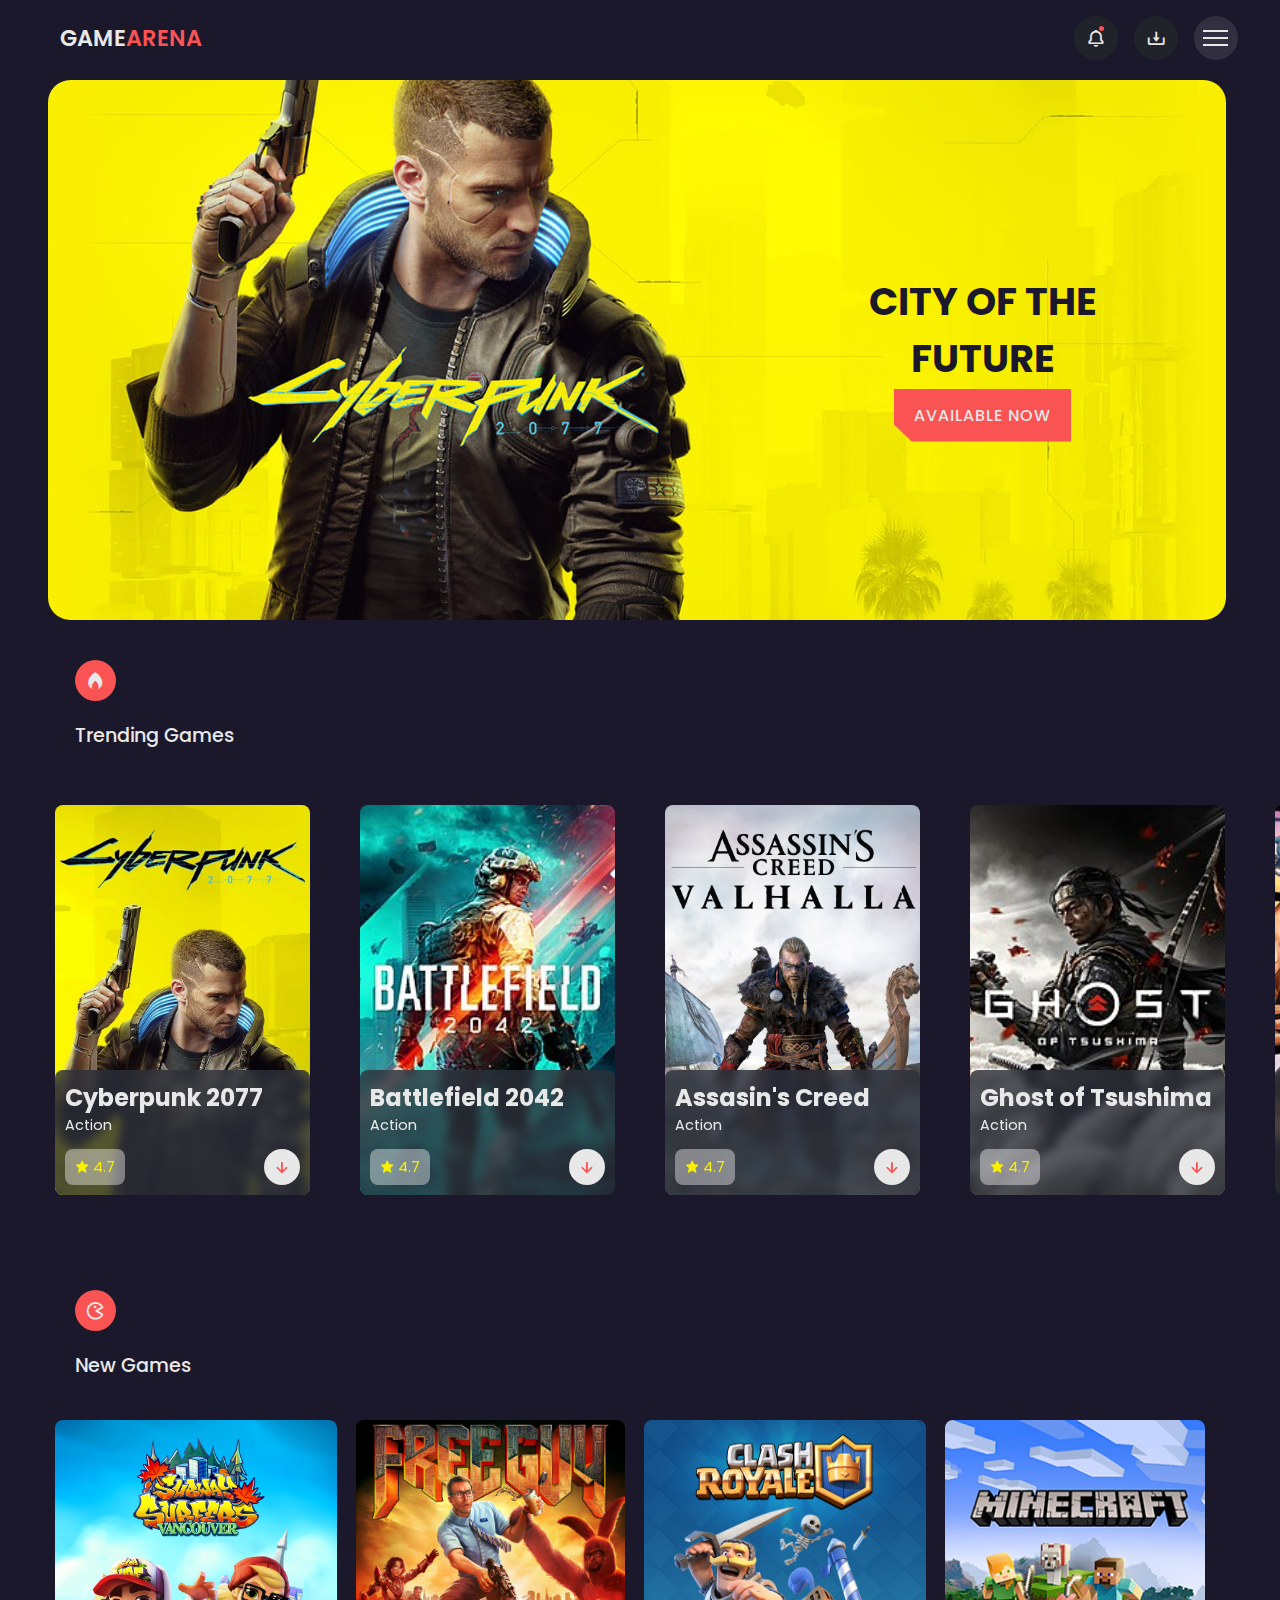
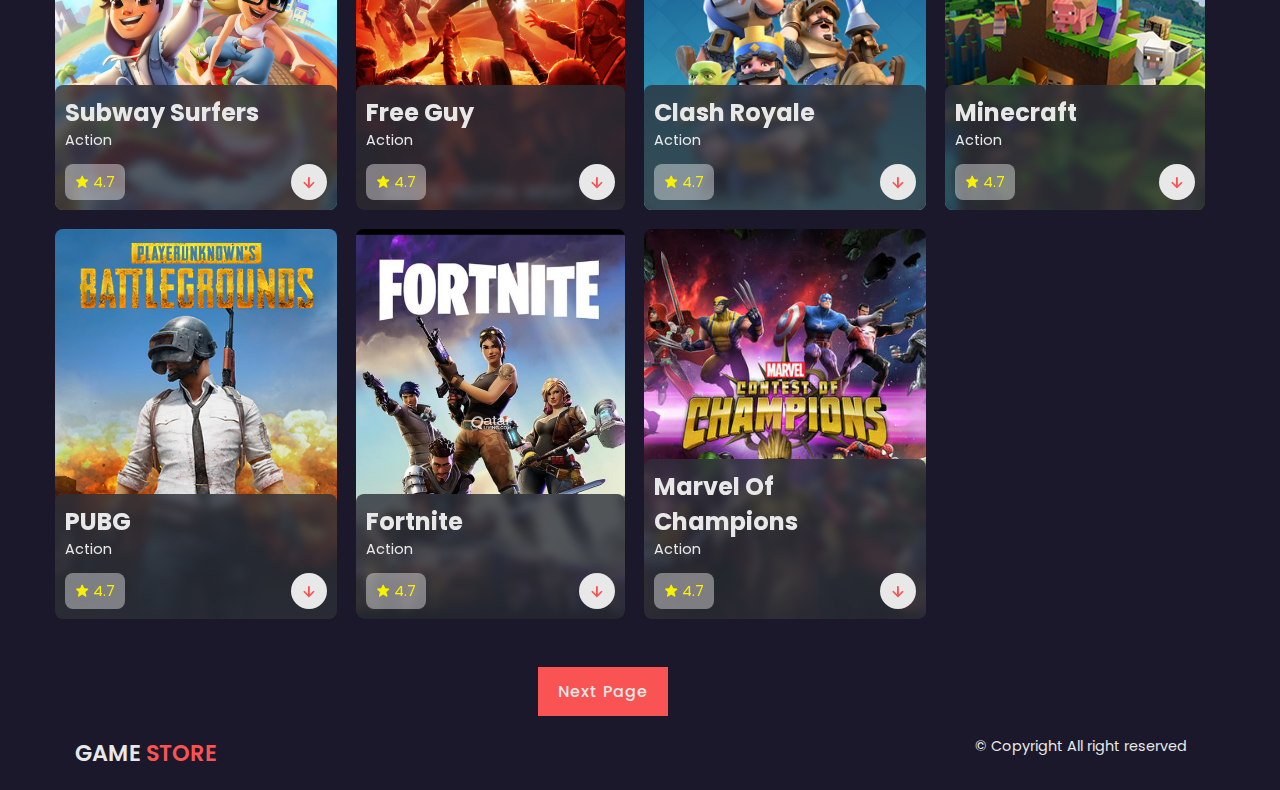
<file: index.html>
<!DOCTYPE html>
<html lang="en">
<head>
    <meta charset="UTF-8">
    <meta http-equiv="X-UA-Compatible" content="IE=edge">
    <meta name="viewport" content="width=device-width, initial-scale=1.0">
    <title>CyberPunk</title>
    <link rel="shortcut icon" href="./images/fav.png" type="image/x-icon">
    <link rel="stylesheet" href="./css/index.css">
    <link href='https://unpkg.com/boxicons@2.1.2/css/boxicons.min.css' rel='stylesheet'>
    <!--swipper css-->
    <link rel="stylesheet" href="./css/swiper-bundle.min.css">

</head>
<body>
    <!--custom scrolling bar-->
    <div class="progress">
        <div class="progress-bar" id="scroll-bar"></div>
    </div>
    <!--header-->
    <header>
        <!--nav-->
        <div class="nav container">
            <a href="index.html" class="logo">Game<span>Arena</span></a>
            <div class="nav-icons">
                <i class='bx bx-bell bx-tada' id="bell-icon"><span></span></i>
                <i class='bx bx-download'></i>
                <div class="menu-icon">
                    <div class="line1"></div>
                    <div class="line2"></div>
                    <div class="line3"></div>

                </div>

            </div>
                <!--menu-->
            <div class="menu">
                <img src="./images/menu.png" alt="">
                <div class="navbar">
                    <li><a href="index.html">Home</a></li>
                    <li><a href="#trending">Trending</a></li>
                    <li><a href="#new">New Games</a></li>
                    <li><a href="#action">Action Games</a></li>
                    <li><a href="#contact">Contact</a></li>
                </div>

            </div>
            <!--notifications-->
            <div class="notification">
                <div class="notification-box">
                    <i class='bx bxs-check-circle'></i>
                    <p>Congratulation,your game download successfully.</p>
                </div>
                <div class="notification-box box-color">
                    <i class='bx bxs-check-circle'></i>
                    <p>Couldnot apply changes.</p>
                </div>

            </div>

           
        </div>
    </header>
    <section class="home container">
        
            <img id="home-img" src="./images/home.png" alt="">

       
        
        <div class="home-text">
            <h1>CITY OF THE <br> FUTURE</h1>
            <a href="https://www.cyberpunk.net/in/en/" class="btn">Available Now</a>
        </div>
    </section>
    <!--trending section-->
    <section class="trending container" id="trending">
        <div class="heading">
            <i class="bx bxs-flame"></i>
            <h2>Trending Games</h2>
        </div>
        <!--content-->
        <div class="trending-content swiper">
            <div class="swiper-wrapper">
                <div id="swiper-cell" class="swiper-slide">
                    <div class="box">
                        <img src="./images/trending1.webp" alt="">
                        <div class="box-text">
                            <h2>Cyberpunk 2077</h2>
                            <h3>Action</h3>
                            <div class="rating-download">
                                <div class="rating">
                                    <i class='bx bxs-star'></i>
                                    <span>4.7</span>
                                </div>
                                <a href="#" class="box-btn"><i class='bx bx-down-arrow-alt'></i></a>
                            </div>
                        </div>
                    </div>
                </div>
                <!--slide2-->
                <div class="swiper-slide">
                    <div class="box">
                        <img src="./images/trending2.jpg" alt="">
                        <div class="box-text">
                            <h2>Battlefield 2042</h2>
                            <h3>Action</h3>
                            <div class="rating-download">
                                <div class="rating">
                                    <i class='bx bxs-star'></i>
                                    <span>4.7</span>
                                </div>
                                <a href="#" class="box-btn"><i class='bx bx-down-arrow-alt'></i></a>
                            </div>
                        </div>
                    </div>
                </div>
                <!--slide3-->
                <div class="swiper-slide">
                    <div class="box">
                        <img src="./images/trending3.jpg" alt="">
                        <div class="box-text">
                            <h2>Assasin's Creed</h2>
                            <h3>Action</h3>
                            <div class="rating-download">
                                <div class="rating">
                                    <i class='bx bxs-star'></i>
                                    <span>4.7</span>
                                </div>
                                <a href="#" class="box-btn"><i class='bx bx-down-arrow-alt'></i></a>
                            </div>
                        </div>
                    </div>
                </div>
                <!--slide4-->
                <div class="swiper-slide">
                    <div class="box">
                        <img src="./images/trending4.jpg" alt="">
                        <div class="box-text">
                            <h2>Ghost of Tsushima</h2>
                            <h3>Action</h3>
                            <div class="rating-download">
                                <div class="rating">
                                    <i class='bx bxs-star'></i>
                                    <span>4.7</span>
                                </div>
                                <a href="#" class="box-btn"><i class='bx bx-down-arrow-alt'></i></a>
                            </div>
                        </div>
                    </div>
                </div>
                <!--slide5-->
                <div class="swiper-slide">
                    <div class="box">
                        <img src="./images/trending5.png" alt="">
                        <div class="box-text">
                            <h2>GTA 5</h2>
                            <h3>Action</h3>
                            <div class="rating-download">
                                <div class="rating">
                                    <i class='bx bxs-star'></i>
                                    <span>4.7</span>
                                </div>
                                <a href="#" class="box-btn"><i class='bx bx-down-arrow-alt'></i></a>
                            </div>
                        </div>
                    </div>
                </div>
                <!--slide6-->
                <div class="swiper-slide">
                    <div class="box">
                        <img src="./images/trending6.jpg" alt="">
                        <div class="box-text">
                            <h2>Dying Light 2</h2>
                            <h3>Action</h3>
                            <div class="rating-download">
                                <div class="rating">
                                    <i class='bx bxs-star'></i>
                                    <span>4.7</span>
                                </div>
                                <a href="#" class="box-btn"><i class='bx bx-down-arrow-alt'></i></a>
                            </div>
                        </div>
                    </div>
                </div>
                <!--slide7-->
                <div class="swiper-slide">
                    <div class="box">
                        <img src="./images/trending7.png" alt="">
                        <div class="box-text">
                            <h2>Halo Infinite</h2>
                            <h3>Action</h3>
                            <div class="rating-download">
                                <div class="rating">
                                    <i class='bx bxs-star'></i>
                                    <span>4.7</span>
                                </div>
                                <a href="#" class="box-btn"><i class='bx bx-down-arrow-alt'></i></a>
                            </div>
                        </div>
                    </div>
                </div>
                <!--slide8-->
                <div class="swiper-slide">
                    <div class="box">
                        <img src="./images/trending8.png" alt="">
                        <div class="box-text">
                            <h2>Resident Evil Of Village</h2>
                            <h3>Action</h3>
                            <div class="rating-download">
                                <div class="rating">
                                    <i class='bx bxs-star'></i>
                                    <span>4.7</span>
                                </div>
                                <a href="#" class="box-btn"><i class='bx bx-down-arrow-alt'></i></a>
                            </div>
                        </div>
                    </div>
                </div>
               
            </div>

        </div>

    </section>
    <!--new section-->
    <section class="new container">
        <div class="heading">
            <i class="bx bx-game"></i>
            <h2>New Games</h2>
        </div>
        <div class="new-content">
            <div class="box">
                <img id="img1" src="./images/new1.jpg" alt="">
                <div  class="box-text">
                    <h2>Subway Surfers</h2>
                    <h3>Action</h3>
                    <div class="rating-download">
                        <div class="rating">
                            <i class='bx bxs-star'></i>
                            <span>4.7</span>
                        </div>
                        <a href="download.html" class="box-btn"><i class='bx bx-down-arrow-alt'></i></a>
                    </div>
                </div>
            </div>
            <!--<div class="box">
                <img  id="img1" src="./images/new2.jpg" alt="">
                <div  class="box-text">
                    <h2>Call Of Duty : Mobile</h2>
                    <h3>Action</h3>
                    <div class="rating-download">
                        <div class="rating">
                            <i class='bx bxs-star'></i>
                            <span>4.7</span>
                        </div>
                        <a href="#" class="box-btn"><i class='bx bx-down-arrow-alt'></i></a>
                    </div>
                </div>
            </div>-->
            <div class="box">
                <img  id="img1" src="./images/new3.jpg" alt="">
                <div class="box-text">
                    <h2>Free Guy</h2>
                    <h3>Action</h3>
                    <div class="rating-download">
                        <div class="rating">
                            <i class='bx bxs-star'></i>
                            <span>4.7</span>
                        </div>
                        <a href="download1.html" class="box-btn"><i class='bx bx-down-arrow-alt'></i></a>
                    </div>
                </div>
            </div>
            <div class="box">
                <img  id="img1" src="./images/new4.jpg" alt="">
                <div class="box-text">
                    <h2>Clash Royale</h2>
                    <h3>Action</h3>
                    <div class="rating-download">
                        <div class="rating">
                            <i class='bx bxs-star'></i>
                            <span>4.7</span>
                        </div>
                        <a href="download2.html" class="box-btn"><i class='bx bx-down-arrow-alt'></i></a>
                    </div>
                </div>
            </div>
            <div class="box">
                <img  id="img1" src="./images/new5.png" alt="">
                <div class="box-text">
                    <h2>Minecraft</h2>
                    <h3>Action</h3>
                    <div class="rating-download">
                        <div class="rating">
                            <i class='bx bxs-star'></i>
                            <span>4.7</span>
                        </div>
                        <a href="download3.html" class="box-btn"><i class='bx bx-down-arrow-alt'></i></a>
                    </div>
                </div>
            </div>
            <div class="box">
                <img  id="img1" src="./images/new6.png" alt="">
                <div class="box-text">
                    <h2>PUBG</h2>
                    <h3>Action</h3>
                    <div class="rating-download">
                        <div class="rating">
                            <i class='bx bxs-star'></i>
                            <span>4.7</span>
                        </div>
                        <a href="download4.html" class="box-btn"><i class='bx bx-down-arrow-alt'></i></a>
                    </div>
                </div>
            </div>
            <div class="box">
                <img  id="img1" src="./images/new7.png" alt="">
                <div class="box-text">
                    <h2>Fortnite</h2>
                    <h3>Action</h3>
                    <div class="rating-download">
                        <div class="rating">
                            <i class='bx bxs-star'></i>
                            <span>4.7</span>
                        </div>
                        <a href="#" class="box-btn"><i class='bx bx-down-arrow-alt'></i></a>
                    </div>
                </div>
            </div>
            <div class="box">
                <img  id="img1" src="./images/new8.jpg" alt="">
                <div class="box-text">
                    <h2>Marvel Of Champions</h2>
                    <h3>Action</h3>
                    <div class="rating-download">
                        <div class="rating">
                            <i class='bx bxs-star'></i>
                            <span>4.7</span>
                        </div>
                        <a href="#" class="box-btn"><i class='bx bx-down-arrow-alt'></i></a>
                    </div>
                </div>
            </div>








        </div>
        <div class="next-page">
            <a href="#">Next Page</a>

        </div>

    </section>
    <!--copyright-->
    <div class="copyright container">
        <a href="#" class="logo">Game <span>Store</span></a>
        <p>&#169; Copyright All right reserved</p>
    </div>






























    <!--Link swipper js-->
    <script src="./js/swiper-bundle.min.js"></script>
    <!--link to js-->
    <script src="./js/index.js"></script>
    
</body>
</html>
</file>
<file: css/index.css>
/*google fonts*/

@import url('https://fonts.googleapis.com/css2?family=Poppins:wght@400;500;600;700&display=swap');
*{
    font-family:'Poppins',sans-serif;
    margin: 0;
    padding: 0;
    scroll-behavior: smooth;
    box-sizing: border-box;
    list-style: none;
    text-decoration: none;
    scroll-padding-block: 2rem;
}
/*variables*/
:root{
    --main-color:#fa5353;
    /*--main-color:#0d81ec;
    /*second color*/
    --dark-color:#1b182b;
    --light-color:#322f40;
    --text-color:hsl(0,0%,91%);
}
::selection{
    color: var(--text-color);
    background: var(--main-color);
}
img{
   
    width: 100%;
}


body{
    color: var(--text-color);
    background: var(--dark-color);

}

header{
    position: fixed;
    top: 0;
    left: 0;
    width: 100%;
    background: var(--dark-color);
    z-index: 100;
}
.nav{
    width: 90%;
    display: flex;
    align-items: center;
    justify-content: center;
    padding: 16px 0;
    margin-left: 60px;

}
.logo{
    font-size: 1.4rem;
    font-weight: 600;
    color: var(--text-color);
    text-transform: uppercase;
    margin: 0 auto 0 0;


}
.logo span{
    color: var(--main-color);

}
.nav-icons{
    display: flex;
    align-items: center;
    column-gap: 1rem;

}
.nav-icons .bx{
    font-size: 20px;
    height: 44px;
    width: 44px;
    display: grid;
    place-items: center;
    color: var(--text-color);
    background: #21232b;
    border-radius: 50%;
    cursor: pointer;
}
#bell-icon{
    position: relative;
}
#bell-icon span{
    content: "";
    width: 5px;
    height: 5px;
    border-radius: 50%;
    background: var(--main-color);
    position: absolute;
    top: 10px;
    right: 14px;
}
.menu-icon{
    display: flex;
    flex-direction: column;
    align-items: center;
    justify-content: center;
    row-gap: 5px;
    height: 44px;
    width: 44px;
    border-radius: 50%;
    background: var(--light-color);
    z-index: 200;
    transition: 0.3s;

}
.menu-icon div{
    display: block;
    background: var(--text-color);
    height: 2px;
    width: 25px;
    transition: 0.3s;


}
.move .line1{
    transform: rotate(-45deg) translate(-5px, 5px);
}
.move .line2{
    opacity: 0;
}
.move .line3{
    transform: rotate(45deg) translate(-5px, -5px);
}
.menu{
    border: 1 px var(--main-color);
    position: fixed;
    left: 0;
    top: 0;
    width: 100%;
    height: 100vh;
    background: rgba(0, 0 ,14 ,0.9);
    z-index: 106;
    display: flex;
    align-items: center;
    align-items: center;
    justify-content: space-between;
    transition: 0.5s;
    clip-path: circle(0% at 100% 0%);

}
.menu.active{
    clip-path: circle(144% at 100% 0%);
}
.menu img{
    width: 600px;

}
#text2{
    font-size: 1.6rem;
}
.navbar{
    display: grid;
    row-gap: 1rem;
    text-align: right;
    padding-right: 2rem;

}
.navbar a{
    font-size: 1.6rem;
    color: var(--text-color);
    font-weight: 500;
    transition: 0.2s;

}
.navbar a:hover{
    border-bottom: 4px solid var(--main-color);
    font-size:1.5rem;

}
.notification{
    position: absolute;
    top: 110%;
    right: 5rem;
    background: var(--light-color);
    width: 300px;
    height: 350px;
    border-radius: 0.5rem;
    height: 350px;
    padding: 10px;
    display: flex;
    flex-direction: column;
    row-gap: 1rem;
    clip-path: circle(0% at 100% 0%);


}
.notification.active{
    clip-path: circle(144% at 100% 0%);
}
.notification-box{
    display: flex;
    align-items: baseline;
    column-gap: 1rem;
    border-radius: 0.5rem;
    background: var(--dark-color);
    padding: 10px;
}
.notification-box .bx{
    color: #faf102;

}
.box img{
    height: 600px;
    width: 100%;
    border-radius: 12px;

}
.box-color{
    background: hsl(0,0%,100%,0.4);
}
.box-color .bx{

    color: var(--main-color);


}
.nav.container {
    width: 92%;
}

.home{
    
    position: relative;
    min-height: 540px;
    display: flex;
    align-items: center;
    justify-content: flex-end;
    margin-top: 5rem;
}
img#home-img {
    margin-right: 54px;
    width: 92%;
}
.home img{
    position: absolute;
    width: 100%;
    height: 100%;
    object-fit: cover;
    border-radius: 1.4rem;
    z-index: -1;
    
}
.home-text{
    padding-right: 4rem;
    text-align: center;

}
.home-text h1{
    margin-right: 120px;
    font-size: 2.4rem;
    text-transform: uppercase;
    color: var(--dark-color);
    margin-bottom: 1rem;

}
.btn{
    margin-right: 120px;
   background: var(--main-color);
   padding: 15px 20px;
   color: var(--text-color);
   text-transform: uppercase;
   font-size: 1rem;
   letter-spacing: 1px;
   font-weight: 500;
   clip-path: polygon(0 0,100% 0%,100% 100%,10% 100%,0% 68%);

}
.btn:hover{
    background: var(--light-color);
    transition: 0.3s all linear;
}
/*trending part*/
.hedaing{
  
    display: flex;
    align-items: center;
    column-gap: 1rem;
    margin-bottom: 2rem;

}
.heading .bx{
    margin-top: 40px;
    font-size: 21px;
    color: var(--text-color);
    background: var(--main-color);
    padding: 10px;
    border-radius: 5rem;
    margin-left: 75px;

}
.heading h2{
    margin-top: 20px;
    margin-left: 75px;
    font-size: 1.2rem;
    font-weight: 500;


}
.box{
    position: relative;
    width: 100%;
    height: 390px;
    border-radius: 0.5rem;

}
.box img{
    width: 100%;
    height: 100%;
    object-fit: cover;
    border-radius: 0.5rem;

}
.box .box-text{
    position: absolute;
    right: 0;
    left: 0;
    bottom: 0;
    padding: 10px;
    background: hsl(227,14%,20%,0.8);
    backdrop-filter: blur(4px);
    border-radius: 0.5rem;
}
.box .box-text h3{
    font-size: 0.9rem;
    font-weight: 400;
    margin-bottom: 0.8rem;

}
.rating-download{
    display: flex;
    justify-content: space-between;

}
.rating{
    display: flex;
    align-items: center;
    column-gap: 4px;
    background: hsl(0, 0%, 100%,0.4);
    padding: 4px 10px;
    border-radius: 0.5rem;
}
.rating .bx{
    color: #faf102;
    font-size: 0.9rem;

}
.rating span{
    color: #faf102;
    font-size: 0.9rem;

}
section.new.container {
    margin-right: 75px;
}
.box-btn .bx{
    padding: 8px;
    background: var(--text-color);
    border-radius: 5rem;
    color: var(--main-color);
    font-weight: 400;
    font-size: 20px;
}
.box-btn .bx:hover{
    background: var(--dark-color);

}
.new-content{
    margin-top: 40px;
    margin-left: 55px;
    display: grid;
    grid-template-columns: repeat(auto-fit,minmax(240px,auto));
    gap: 1.2rem;
}
/*#img1{
    width: 100%;
    height: 390px;

}*/
#box-test-1{
    height: 125px;

}
.next-page{
    display: flex;
    justify-content: center;
    align-items: center;
    margin-top: 3rem;

}
.next-page a{
    background: var(--main-color);
    padding: 12px 20px;
    color: var(--text-color);
    letter-spacing: 1px;
    font-weight: 500;

}
.next-page a:hover{
    background: var(--light-color);
    transition: 0.3s all linear;
}
.copyright{
    display: flex;
    justify-content: space-between;
    padding: 20px;
    width: 90%;
    margin-left: 55px;

}
.copyright p{
    font-size: 0.9rem;
    color: var(--text-color);
}
/*download*/
.video-container video{
    width: 100%;
    aspect-ratio: 16/9;

}
.video-container{
    margin-top: 5rem;

}
.about{
    width: 95%;
    margin-top: 2rem;

}
.about h2{
    margin-left: 75px;
    display: inline-flex;
    font-size: 1.4rem;
    font-weight: 500;
    border-bottom: 4px solid var(--main-color);
}
.about p{
    margin-left: 75px;
    font-size: 0.938rem;
    margin-top: 1rem;
    text-align: justify;
}

.screenshots h2{
   
    display: inline-flex;
    font-size: 1.4rem;
    font-weight: 500;
    border-bottom: 4px solid var(--main-color);
    margin: 1.6rem 75px;

}
.screenshots-content{
    display: grid;
    grid-template-columns: repeat(auto-fit,minmax(250px,auto));
    gap: 10px;
    justify-content: center;
    max-width: 800px;
    margin: auto;
    width: 100%;

}
.screenshots-content img{
    width: 100%;
    height: 440px;
    object-fit: cover;
}
.download{
    max-width: 800px;
    margin: auto;
    width: 100%;
    display: grid;
    justify-content: center;
    margin-top: 2rem;

}
.download h2{
    text-align: center;
    font-size: 1.4rem;
    font-weight: 500;
    margin: 1.6rem 0;
}
.download-links{
    display: grid;
    grid-template-columns: repeat(3,1fr);
    gap: 10px;
    margin-bottom: 2rem;
}
.download-links a{
    text-align: center;
    background: var(--main-color);
    padding: 12px 20px;
    color: var(--text-color);
    letter-spacing: 1px;
    font-weight: 500;

}
#ancor:hover{
    background: var(--light-color);
    transition: 0.3s all linear;
    
}
 a :hover{
    
}
html::-webkit-scrollbar{
    display: none;
}
/*custom scroll bar*/
.progress{
    position: fixed;
    top: 0;
    left: 0;
    height: 10px;
    z-index: 600;


}
.progress-bar{
    height: 10px;
    background: var(--main-color);
    width: 0%;

}

/*Media Query*/
@media (max-width:1080px){
    .container{
        margin:0 auto ;
        width: 90%;
    }
    .nav{
        margin-left: 40px;
       
        padding: 10px 0;

    }
    .notification{
        right: 4rem;
    }
    .menu img{
        width: 500px;
    }
    .section{
        padding: 3rem 0 2rem;

    }
    .home{
        margin-top: 4rem !important;
        min-height: 440px;
        width: 100%;
        margin-left: 20px;
      

    }
    
    
    .home img{
        margin-right: 80px;
        
        border-radius: 1rem;

    }
    .new-content{
        grid-template-columns: repeat(auto-fit,minmax(220px,auto));

    }
    .video-container{
        margin-top: 5rem !important;

    }
}
@media (max-width:774px){
    .nav{
        margin-left: 29px;
    }
    .notification{
        right: 1rem;
    }
    .menu-img{
        width: 400px;

    }
    .home{
        min-height: 300px;

    }
    .home img{
        margin-right: 55px;
    }
    .home-text h1{
        font-size: 2rem;

    }
    
    .heading .bx{
        margin-left: 0px;

    }
    .heading h2{
        margin-left: 2px;
    }
    #swiper-cell{
        margin-left: 2px;
    }
    .box{
        margin-top: 20px;
    }

    .trending{

    }
    .btn{
        padding: 12px 17px;
    }
    .screenshots-content{
        grid-template-columns: repeat(auto-fit,minmax(250px,300px));

    }
    
}
@media (max-width:560px){
    .menu img{
        display: none;
        
    }
    .menu{
        justify-content:flex-end ;

    }
    .nav{
        padding: 8px 0;
    }
    .nav-icon .bx,
     .menu-icon{
        height: 40px;
        width: 40px;

    }
    .home{

        margin-left: 0px;
        min-height: 240px;

    }
    .home img{
        margin-right: 25px;
    }
    .home-text {
        padding-right: 1px;
    }
    .home-text h1{
        margin-right: 0px;
        /* margin-left: 40px; */
        font-size: 1.5rem;

    }
    .btn{
        padding: 5px;
        margin-right: 0px;
        /* margin-left: 40px; */
        font-size: 1rem;
        margin: 40px
    }
    .trending{

    }
    .trending-content{

    }
    p.para {
        margin-left: 0px;
    }
    
    p{
        font-size: 0.0875rem;

    }
    .download-links {
       
        grid-template-columns:1fr;
    }   
}
@media (max-width:360px){
    .logo{
        font-size: 1.2rem;

    }
    .navbar a{
        font-size: 1.3rem;
    }
    .navbar a:hover{
        font-size: 1.4rem;

    }
    .notification{
        
        width: 270px;
    }
    .home{
        min-height: 214px;

    }
    .home-text h1{
        font-size: 1.4rem;

    }
    .heading .bx{
        padding: 8px;

    }
    .heading h2{
        font-size: 1.1rem;
    }
    .box{
        height: 420px;

    }
    .copyright{
        margin: 0%;

    }
    .about h2 ,.screenshots h2 .download h2{
        font-size: 1.2rem;


    }

}
</file>
